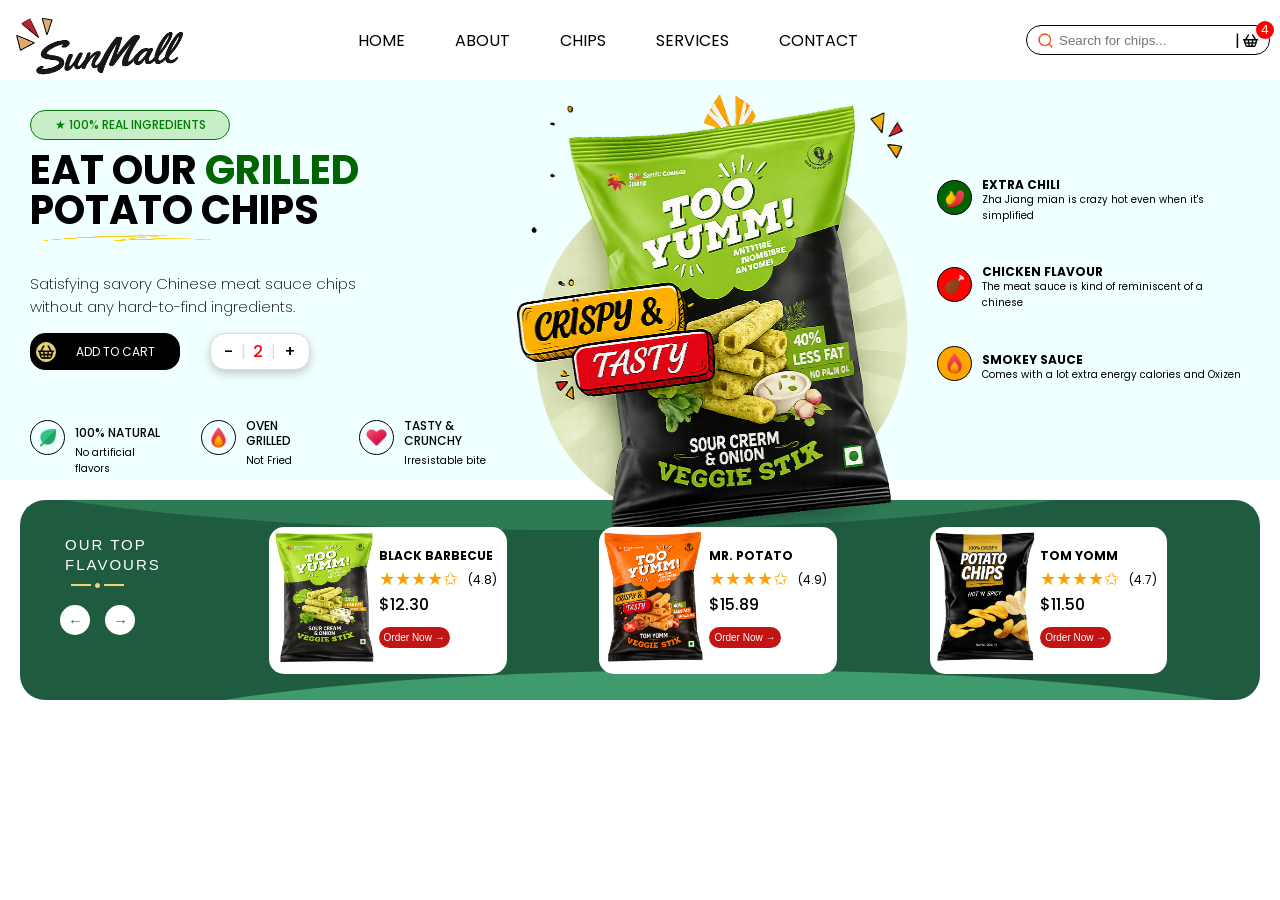
<file: A3 - Assignment Three/index.html>
<!DOCTYPE html>
<html lang="en">
<head>
    <meta charset="UTF-8">
    <meta name="viewport" content="width=device-width, initial-scale=1.0">
    <link rel="stylesheet" href="style.css">
    <link rel="preconnect" href="https://fonts.googleapis.com">
    <link rel="preconnect" href="https://fonts.gstatic.com" crossorigin>

    <link href="https://fonts.googleapis.com/css2?family=Poppins:wght@300;400;500;700;800&display=swap" rel="stylesheet">
    <title>Sunmall</title>
</head>
<body>
    <!-- Nav -->
    <nav>
        <!-- Logo -->
        <div id="logo">
            <img src="./images/logo.png" alt="logo">
        </div>

        <!-- Nav-Options -->
        <div id="nav-bar">
            <div class="nav-option"><a href="#">Home</a></div>
            <div class="nav-option"><a href="#">About</a></div>
            <div class="nav-option"><a href="#">Chips</a></div>
            <div class="nav-option"><a href="#">Services</a></div>
            <div class="nav-option"><a href="#">Contact</a></div>
        </div>

        <!-- Search Bar -->
        <div id="search-bar">
            <img src="./images/search.png" alt="search-icon">
            <input type="text" placeholder="Search for chips...">
            <div class="vertical-line"><span>|</span></div>
            <img src="./images/shopping-basket.png" alt="cart">
            <div id="tag"><span>4</span></div>
        </div>
    </nav>

    <section class="main">
        <div class="left-section">
            <div class="star-tag">
                <span>★ 100% Real Ingredients</span>
            </div>

            <div class="heading">
                <p>Eat Our <span class="green-text">Grilled</span> <br> Potato Chips</p>
            </div>
            <div class="yellow-design">
                <img src="./images/design.png" alt="design">
            </div>

            <div class="product-desc">
                <p>Satisfying savory Chinese meat sauce chips <br> without any hard-to-find ingredients.</p>
            </div>

            <div id="cart-options">
                <div class="add-to-cart-icon">
                    <img src="./images/shopping-basket.png" alt="shopping-bag">
                    <p>Add to Cart</p>
                </div>

                <div class="count">
                    <div style="font-weight: 500;">-</div>
                    <div class="line-bar">|</div>
                    <div style="color: red; font-weight: 500; ">2</div>
                    <div class="line-bar">|</div>
                    <div style="font-weight: 500;">+</div>
                </div>
            </div>

            <div id="tags">
                <div class="tag">
                    <div class="icon-image"><img src="./images/icons8-leaf-48.png" alt="leaf"></div>
                    <div class="tag-data">
                        <div class="text"><br>100% Natural</div>
                        <p>No artificial flavors</p>
                    </div>
                </div>
                <div class="tag">
                    <div class="icon-image"><img src="./images/$RJ6KGME.png" alt="leaf" height="50px" width="50px"></div>
                    <div class="tag-data">
                        <div class="text">Oven Grilled</div>
                        <p>Not Fried</p>
                    </div>
                </div>
                <div class="tag">
                    <div class="icon-image"><img src="./images/icons8-heart-48.png" alt="leaf"></div>
                    <div class="tag-data">
                        <div class="text">Tasty & Crunchy</div>
                        <p>Irresistable bite</p>
                    </div>
                </div>
            </div>
        </div>

        <div class="mid-image">
            <img src="./images/image 4.png" alt="">
        </div>

        <!-- Right Section -->
        <div class="right-section">
            <div class="flavors">
                <div class="flavors-icon-image"><img src="./images/$RZRRVF5.png" alt="leaf" style="background-color: darkgreen;"></div>
                <div class="tag-data">
                    <div class="flavors-text">Extra Chili</div>
                    <p>Zha Jiang mian is crazy hot even when it's simplified</p>
                </div>
            </div>
            <div class="flavors">
                <div class="flavors-icon-image"><img src="./images/$RHR8YYF.png" alt="meat" style="background-color: rgb(255, 2, 2);"></div>
                <div class="tag-data">
                    <div class="flavors-text">Chicken Flavour</div>
                    <p>The meat sauce is kind of reminiscent of a chinese</p>
                </div>
            </div>
            <div class="flavors">
                <div class="flavors-icon-image"><img src="./images/$RJ6KGME.png" alt="leaf" style="background-color: orange;"></div>
                <div class="tag-data">
                    <div class="flavors-text">Smokey Sauce</div>
                    <p>Comes with a lot extra energy calories and Oxizen</p>
                </div>
            </div>
        </div>
    </section>

    <footer>
        <div class="footer-main">
            <div id="left-part">
                <!-- Text Part -->
                <div class="flavour-text">
                    <h2>OUR TOP <br> FLAVOURS</h2>
                </div>

                <!-- Yellow line -->
                <div class="horizontal-line">
                    <div class="line"></div>
                    <div class="bullet"><span>•</span></div>
                    <div class="line"></div>
                </div>

                <!-- Prev - Next -->
                <div class="prev-next">
                    <div class="arrow"><span>←</span></div>
                    <div class="arrow"><span>→</span></div>
                </div>
            </div>

            <!-- Cards -->
            <div id="cards">
                <!-- First Product Image -->
                <div class="card">
                    <div class="product-image"><img src="./images/image 1.png" alt="chips"></div>
                    <div class="details">
                        <!-- Product Text -->
                        <h3 class="name">Black Barbecue</h3>
                        <!-- Star Rating -->
                        <div class="star-rating">
                            <!-- Star Symbol -->
                            <div class="stars">
                                <span>★★★★</span><span>✩</span>
                            </div>
                            <!-- Rating Text -->
                            <div class="rating-text">
                                <span>(4.8)</span>
                            </div>
                        </div>
                        <!-- Price -->
                        <p class="price">$12.30</p>
                        <div class="order-button"><button>
                                Order Now →
                            </button>
                        </div>
                    </div>
                </div>

                <!-- Second Product Image -->
                <div class="card">
                    <div class="product-image"><img src="./images/image 2.png" alt="chips"></div>
                    <div class="details">
                        <!-- Product Text -->
                        <h3 class="name">Mr. Potato</h3>
                        <!-- Star Rating -->
                        <div class="star-rating">
                            <!-- Star Symbol -->
                            <div class="stars">
                                <span>★★★★</span><span>✩</span>
                            </div>
                            <!-- Rating Text -->
                            <div class="rating-text">
                                <span>(4.9)</span>
                            </div>
                        </div>
                        <!-- Price -->
                        <p class="price">$15.89</p>
                        <div class="order-button"><button>
                                Order Now →
                            </button>
                        </div>
                    </div>
                </div>

                <!-- Third Product Image -->
                <div class="card">
                    <div class="product-image"><img src="./images/image 3.png" alt="chips"></div>
                    <div class="details">
                        <!-- Product Text -->
                        <h3 class="name">Tom Yomm</h3>
                        <!-- Star Rating -->
                        <div class="star-rating">
                            <!-- Star Symbol -->
                            <div class="stars">
                                <span>★★★★</span><span>✩</span>
                            </div>
                            <!-- Rating Text -->
                            <div class="rating-text">
                                <span>(4.7)</span>
                            </div>
                        </div>
                        <!-- Price -->
                        <p class="price">$11.50</p>
                        <div class="order-button"><button>
                                Order Now   →
                            </button>
                        </div>
                    </div>
                </div>
            </div>
        </div>
    </footer>
</body>
</html>
</file>
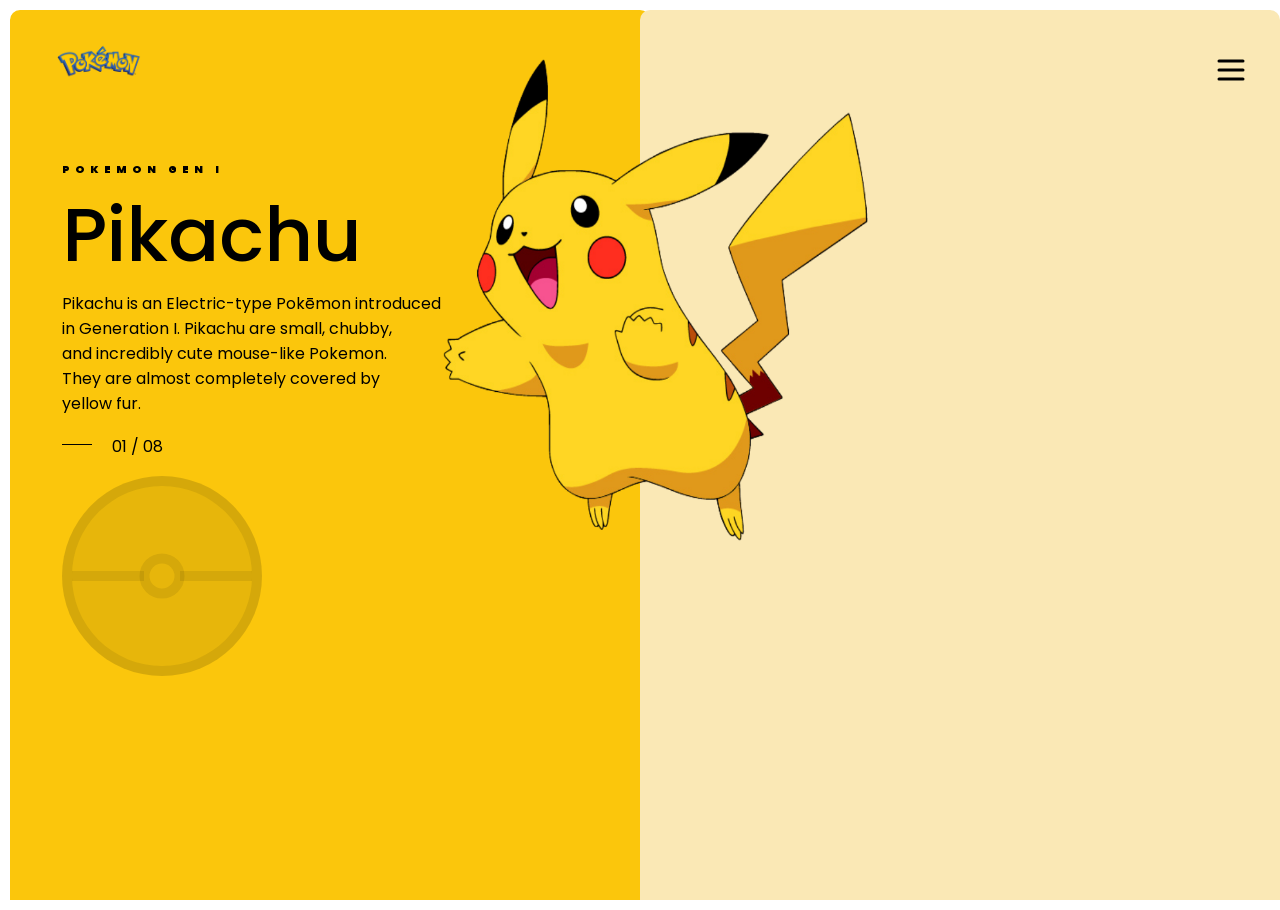
<file: A1 - Assignment One/Design_First/index.html>
<!DOCTYPE html>
<html lang="en">
<head>
    <meta charset="UTF-8">
    <meta name="viewport" content="width=device-width, initial-scale=1.0">
    <link rel="stylesheet" href="style.css">
    <link rel="preconnect" href="https://fonts.googleapis.com">
    <link rel="preconnect" href="https://fonts.gstatic.com" crossorigin>

    <link href="https://fonts.googleapis.com/css2?family=Poppins:wght@300;400;500;700;800&display=swap" rel="stylesheet">
    <title>Pikachu</title>
</head>
<body>
    <div id="main">
        <!-- Left Part -->
        <div id="left-part">
            <!-- Pokemon Logo -->
            <div id="pokemon-logo">
                <img src="./images/Pokemon.png" alt="Pokemon">
            </div>

            <h6 class="left-alignment">POKEMON GEN I</h6>

            <h1 class="left-alignment">Pikachu</h1>
            <p class="left-alignment">Pikachu is an Electric-type Pokēmon introduced <br> in Generation I. Pikachu are small, chubby, <br> and incredibly cute mouse-like Pokemon. <br> They are almost completely covered by <br> yellow fur.</p>

            <div id="date">
                <div id="line"></div>
                <p>01 / 08</p>
            </div>

            <div id="pokeball">
                <div id="mid-line"></div>
                <div id="inner-circle"></div>
            </div>
        </div>

    <!-- Right Part -->
        <div id="right-part">
            <!-- Menu Bar -->
            <div id="menu-bar"><img src="./images/menu.svg" alt="menu"></div>

            <div id="pikachu">
                <img src="./images/Pikachu.png" alt="pikachu">
            </div>

            <div id="dots">
                <div class="dot"></div>
                <div class="dot"></div>
                <div class="dot"></div>
                <div class="dot"></div>
            </div>
        </div>
    </div>
</body>
</html>
</file>
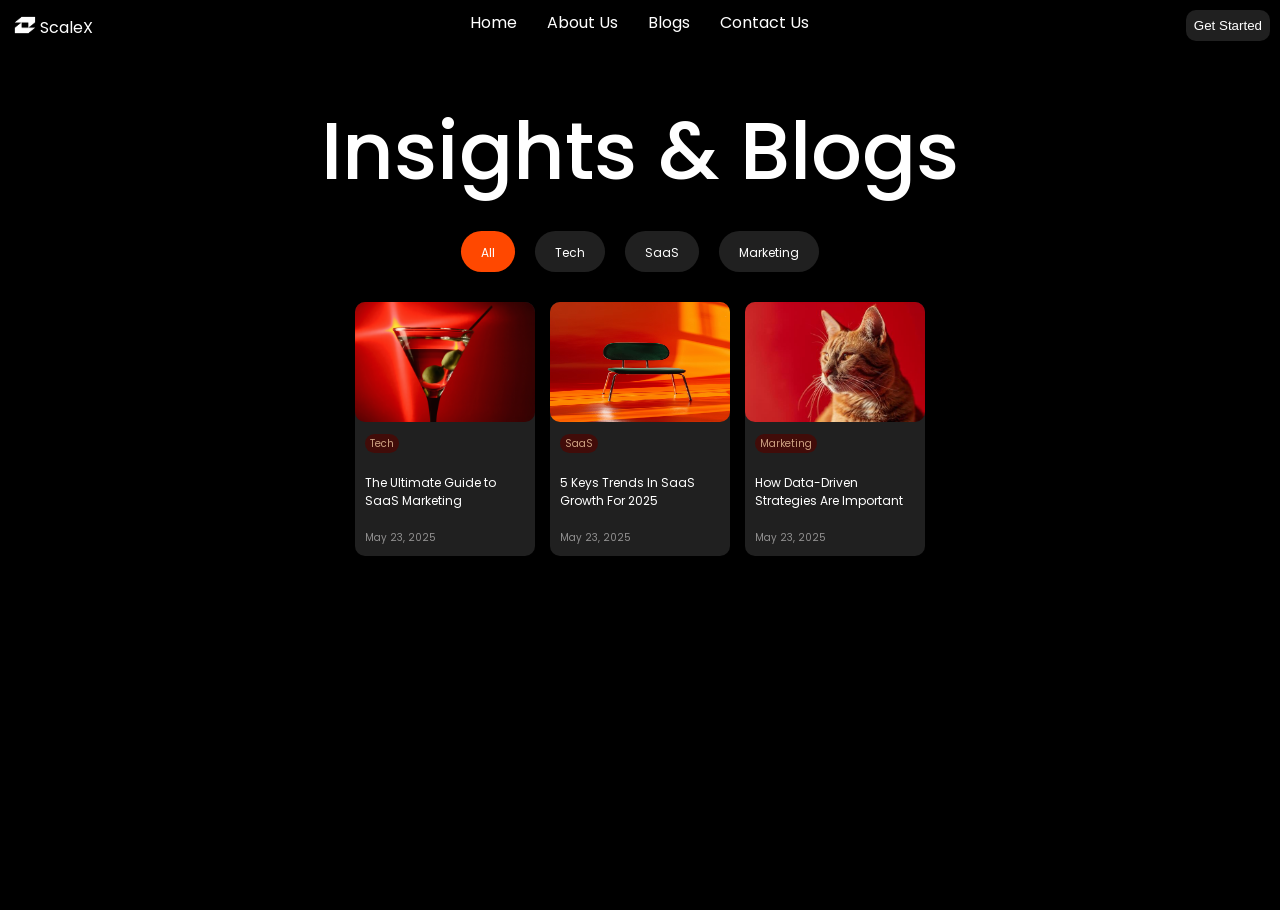
<file: A2 - Assignment Two/Design_First/index.html>
<!DOCTYPE html>
<html lang="en">
<head>
    <meta charset="UTF-8">
    <meta name="viewport" content="width=device-width, initial-scale=1.0">
    <link rel="preconnect" href="https://fonts.googleapis.com">
    <link rel="preconnect" href="https://fonts.gstatic.com" crossorigin>

    <link href="https://fonts.googleapis.com/css2?family=Poppins:wght@300;400;500;700;800&display=swap" rel="stylesheet">
    <link rel="stylesheet" href="style.css">
    <title>ScaleX</title>
</head>
<body>
    <!-- Header -->
    <section id="header">
        <!-- Logo -->
        <div id="logo">
            <img src="./images/logo.jpeg" alt="logo">
            <span style="color: white   ">ScaleX</span>
        </div>

        <!-- Navbar -->
        <div id="navbar">
            <div class="nav"><a href="#">Home</a></div>
            <div class="nav"><a href="#">About Us</a></div>
            <div class="nav"><a href="#">Blogs</a></div>
            <div class="nav"><a href="#">Contact Us</a></div>
        </div>

        <!-- Get Started Button -->
        <div id="get-started">
            <button>Get Started</button>
        </div>
    </section>

    <!-- Mid Part -->
    <section id="mid-part">
        <!-- Name -->
        <div id="name">
            <div id="headline">
                <h1>Insights & Blogs</h1>
            </div>
        </div>

        <!-- Options -->
        <div id="options">
            <div class="option" id="option-active"><a href="#">All</a></div>
            <div class="option"><a href="#">Tech</a></div>
            <div class="option"><a href="#">SaaS</a></div>
            <div class="option"><a href="#">Marketing</a></div>
        </div>
    </section>

    <!-- Bottom Part -->
    <section id="cards">
        <div class="card">
            <!-- Drink Image -->
            <div class="card-image">
                <img src="./images/Drink_with_orange_background.webp" alt="drinks">
            </div>

            <!-- Image Tag -->
            <div class="tag"><span>Tech</span></div>

            <!-- About Image -->
            <div class="about-image">
                <p>The Ultimate Guide to SaaS Marketing</p>
            </div>

            <!-- Date -->
            <div class="date"><p>May 23, 2025</p></div>
        </div>
        <div class="card">
            <!-- Chair Image -->
            <div class="card-image">
                <img src="./images/Chair_with_orange_background.avif" alt="chair">
            </div>
            
            <!-- Image Tag -->
            <div class="tag"><span>SaaS</span></div>
            
            <!-- About Image -->
            <div class="about-image">
                <p>5 Keys Trends In SaaS Growth For 2025</p>
            </div>

            <!-- Date -->
            <div class="date"><p>May 23, 2025</p></div>
        </div>
        <div class="card">
            <!-- Cat Image -->
            <div class="card-image">
                <img src="./images/Cat_with_orange_background.jpg" alt="">
            </div>
            
            <!-- Image Tag -->
            <div class="tag"><span>Marketing</span></div>
            
            <!-- About Image -->
            <div class="about-image">
                <p>How Data-Driven Strategies Are Important</p>
            </div>

            <!-- Date -->
            <div class="date"><p>May 23, 2025</p></div>
        </div>
    </section>
</body>
</html>
</file>
<file: A3 - Assignment Three/style.css>
*{
    margin: 0;
    padding: 0;
    box-sizing: border-box;
}

html, body {
    height: 100%;
    width: 100%;
    font-family: "Poppins";
    overflow-x: hidden;
    background-color: white;
}

/* Header Part */
#logo img {
    padding: 5px;
    height: 75px;
    width: 180px;
}

nav {
    height: 80px;
    width: 100%;
    padding: 10px;
    display: flex;
    justify-content: space-between;
}

#nav-bar {
    display: flex;
    justify-content: center;
    align-items: center;
    gap: 50px;
}

.nav-option {
    position: relative;
}

.nav-option a {
    text-decoration: none;
    color: black;
    position: relative;
    text-transform: uppercase;
}

.nav-option a::after {
    content: "";
    position: absolute;
    left: 0;
    bottom: -5px;
    width: 0%;
    height: 2px;
    background-color: darkgreen;
    transition: width 0.3s ease;
}

.nav-option a:hover::after {
    color: darkgreen;
    width: 100%;
}

#search-bar {
    height: 30px;
    padding: 10px;
    border: 1px solid black;
    border-radius: 40px;
    display: flex;
    align-items: center;
    margin-top: 15px;
    position: relative
}

#search-bar img {
    height: 17px;
    width: 17px;
}

#tag {
    position: absolute;
    right: -5px;
    top: -5px;
    width: 18px;
    height: 18px;
    border-radius: 50%;
    background-color: red;
    color: white;
    display: flex;
    justify-content: center;
    align-items: center;
    font-size: 12px;
}

.vertical-line span {
    padding: 2px;
}

input {
    border: none;
    outline: none;
    padding: 5px;
}

/* Main Section Part */
.main {
    height: 400px;
    background-color: azure;
    width: 100%;
    display: flex;
    position: relative;
    justify-content: flex-start;
    flex-direction: row;
    padding: 10px;

}

.left-section {
    height: 100%;
    display: flex;
    flex-direction: column;
    padding-left: 20px;
    padding-top: 20px;
}

.star-tag {
    padding: 5px;
    width: 200px;
    border: 1px solid green;
    background-color: rgb(199, 238, 199);
    border-radius: 15px;
    
}

.star-tag span {
    display: flex;
    align-items: center;
    justify-content: center;
    color: green;
    font-size: 12px;
    font-weight: 500;
    text-transform: uppercase;
}

.heading {
    font-size: 40px;
    line-height: 40px;
    padding-top: 10px;
}

.heading p {
    text-transform: uppercase;
    font-weight: 700;
}

.green-text {
    color: darkgreen;
}  

.yellow-design img {
    margin-top: -15px;
    width: 200px;
    height: 50px;
}

.product-desc p {
    font-weight: 200;
    font-size: 15px;
}

#cart-options {
    display: flex;
    justify-content: flex-start;
    gap: 30px;
    padding-top: 15px;
}

.add-to-cart-icon {
    width: 150px;
    display: flex;
    flex-direction: row;
    align-items: center;
    justify-content: flex-start;
    gap: 20px;
    border: 1px solid black;
    background-color: black;
    border-radius: 15px;
    padding: 5px;
}

.add-to-cart-icon img {
    height: 20px;
    width: 20px;
    border: 1px solid rgb(230, 209, 114);
    border-radius: 50%;
    background-color: rgb(230, 209, 114);
}

.add-to-cart-icon p {
    color: white;
    font-size: 12px;
    text-transform: uppercase;
}

.count {
    display: flex;
    flex-direction: row;
    justify-content: space-evenly;
    width: 100px;
    border: 1px solid rgb(220, 214, 214);
    background-color: white;
    padding: 5px;
    border-radius: 15px;
    box-shadow: 0px 4px 10px rgba(0, 0, 0, 0.2);
}

.line-bar {
    color: rgb(220, 217, 213);
}

#tags {
    display: flex;
    justify-content: center;
    padding-top: 30px;
    gap: 30px;
}

.tag {
    display: flex;
    flex-direction: row;
    align-items: center;
    justify-content: center;
}

.tag-data {
    display: flex;
    flex-direction: column;
    justify-content: center;
    align-items: flex;
    padding: 5px;
}

.tag-data p {
    padding-left: 5px;
    font-size: 10px;
}

.icon-image img {
    padding: 5px;
    height: 35px;
    width: 35px;
    border: 1px solid;
    border-radius: 50%;
}

.text {
    padding: 5px;
    font-size: 12px;
    text-transform: uppercase;
    font-weight: 500;
    line-height: 15px;
}

.mid-image{
    overflow: visible;
}

.mid-image img {
    position: relative;
    overflow: visible;
    height: 450px;
    width: 400px;
    z-index: 3;
}

.right-section {
    display: flex;
    flex-direction: column;
    justify-content: center;
    padding: 20px;
    gap: 30px;
}

.flavors {
    display: flex;
    flex-direction: row;
    align-items: center;
    justify-content: flex-start;
}

.flavors-text {
    text-transform: uppercase;
    font-weight: 700;
    font-size: 12px;
    padding: 5px;
    line-height: 5px;
}

.flavors-icon-image img {
    padding: 5px;
    height: 35px;
    width: 35px;
    border: 1px solid;
    border-radius: 50%;    
}

/* Footer Part */
footer {
    width: 100%;
    height: 220px;
    padding-bottom: 20px;
}

.footer-main {
    display: flex;
    justify-content: flex-start;
    margin: 20px;
    position: relative;
    height: 200px;
    background-color: #1f5c3f;
    border-radius: 25px;
    overflow: hidden;
}

.footer-main::before {
    content: "";
    position: absolute;
    width: 100%;
    height: 150px;
    background-color: #2d7a55;
    border-radius: 50%;
    top: -120px;
    left: -80px;
}

.footer-main::after {
    content: "";
    position: absolute;
    width: 100%;
    height: 150px;
    background-color: #3f9b6d;
    border-radius: 50%;
    bottom: -120px;
    right: -80px;
}

#left-part {
    margin-top: 20px;
    display: flex;
    flex-direction: column;
    align-items: center;
    justify-content: flex-start;
    position: relative;
    z-index: 2;
}

.flavour-text h2 {
    margin-left: 30px;
    color: white;
    font-size: 15px;
    letter-spacing: -1px;
    line-height: 20px;
    font-family: "Bebas Neue", sans-serif;
    font-weight: 400;
    letter-spacing: 2px;
    padding: 15px;
}

.horizontal-line {
    display: flex;
    align-items: center;
    margin-top: -20px;
    gap: 2px;
}

.line {
    width: 20px;
    height: 2px;
    background-color: #f3d27a;
}

.bullet {
    color: #f3d27a;
    font-size: 20px;
}

.prev-next {
    display: flex;
    gap: 15px;
    margin-top: 5px;
}

.arrow {
    width: 30px;
    height: 30px;
    border-radius: 50%;
    background-color: white;
    color: #2d7a55;
    display: flex;
    justify-content: center;
    align-items: center;
    font-size: 15px;
    cursor: pointer;
}

#cards {
    width: 100%;
    z-index: 3;
    display: flex;
    justify-content: space-evenly;
    align-items: center;
}

.card {
    background-color: white;
    padding: 5px;
    display: flex;
    flex-direction: row;
    border-radius: 15px;
}

.product-image img {
    height: 130px;
    width: 100px;
}

.details {
    padding: 5px;
}

.name {
    text-transform: uppercase;
    margin-top: 10px;
    font-size: 12px;
    letter-spacing: 0;
}

.star-rating {
    display: flex;
    justify-content: space-evenly;    
    align-items: center;
}

.rating-text span{
    font-size: 12px;
    margin-left: 10px;
}

.stars span {
    font-size: 18px;
    color: rgb(255, 157, 0);
}

.price {
    font-weight: 500;
}

.order-button button {
    margin-top: 10px;
    color: white;
    background-color:rgb(195, 20, 20);
    font-size: 10px;
    border-radius: 25px;
    padding: 5px;
    outline: none;
    border: none;  
    transition: background-color ease 0.5sec; 
}

.order-button button:hover {
    background-color: darkred;
}
</file>
<file: A1 - Assignment One/Design_First/style.css>
*{
    margin: 0;
    padding: 0;
    box-sizing: border-box;
}

html, body {
    height: 100%;
    width: 100%;
    font-family: "Poppins";
    overflow-x: hidden;
}

#main {
    position: relative;
    height: 100%;
    width: 100%;
    background-color: white;
}

/* Left Part Styling */
#left-part {
    margin: 10px;
    border: 2px solid rgb(251, 198, 12);
    border-radius: 10px;
    height: 100%;
    width: 50%;
    background-color: rgb(251, 198, 12);
    position: relative;
    overflow: hidden;
}


#pikachu {
    position: absolute;
}

#pokemon-logo img {
    width: 150px;
    position: absolute;
    left: 10px;
    top: 10px;
}

.left-alignment {
    margin-left: 50px;
}

#left-part h6 {
    margin-top: 150px;
    letter-spacing: 5px;
    font-weight: 900;
}

#left-part h1 {
    font-size: 75px;
    font-weight: 500;
}

#date{
    position: relative;
    width: 200px;
    height: 40px;
    top: 10px;
}

#line{
    position: absolute;
    width: 30px;
    height: 1px;
    background: black;
    top: 18px;
    left: 50px;
}

#date p {
    position: absolute;
    left: 100px;
    top: 8px;
}

#pokeball {
    top: 20px;
    width: 200px;
    height: 200px;
    border-radius: 50%;
    position: relative;
    background: rgba(0, 0, 0, 0.08);
    left: 50px;
    border: 10px solid rgba(0, 0, 0, 0.08   );
}

#mid-line::before {
    content: "";
    position: absolute;
    top: 50%;
    left: 0;
    width: 40%;
    height: 10px;
    background: rgba(0, 0, 0, 0.08);
    transform: translateY(-50%);
}

#mid-line::after {
    content: "";
    position: absolute;
    top: 50%;
    right: 0;
    width: 40%;
    height: 10px;
    background: rgba(0, 0, 0, 0.08);
    transform: translateY(-50%);
}

#inner-circle {
    position: absolute;
    top: 50%;
    left: 50%;
    width: 45px;
    height: 45px;
    background: transparent;
    border: 10px solid rgba(0, 0, 0, 0.08);
    border-radius: 50%;

    transform: translate(-50%, -50%);
}

/* Right Part Styling */
#right-part {
    height: 100%;
    width: 50%;
    position: absolute;
    left: 50%;
    top: 0;
    border-radius: 10px;
    background-color: rgb(250, 232, 181);
}

#menu-bar img {
    height: 30px;
    width: 30px;
    position: absolute;
    left:90%;
    top: 5%;
}

#pikachu img {
    position: absolute;
    height: 500px;
    width: 800px;
    left: -400px;
    top: 40px;
}
</file>
<file: A2 - Assignment Two/Design_First/style.css>
*{
    box-sizing: border-box;
    margin: 0;
    padding: 0;
}

html, body {
    height: 100%;
    width: 100%;
    background-color: black;
    font-family: "Poppins";
}

/* Styling Header */

#header {
    margin-top: 10px;
    display: flex;
    justify-content: space-between;
}

#logo {
    display: flex;
    flex-direction: row;
}

#logo img {
    height: 30px;
    width: 50px;
}

#logo span {
    margin-top: 5px;
    margin-left: -10px;
}

#navbar {
    width: 50%;
    display: flex;
    flex-direction: row;
    justify-content: center;
    gap: 30px;
}

#navbar a {
    color: white;
    text-decoration: none;
    display: flex;
    transition: color 0.5sec;
}

#navbar a:hover {
    color: rgb(166, 166, 166);
}

#get-started button {
    padding: 8px;
    border-radius: 10px;
    color: white;
    background-color:rgb(32, 32, 32);
    margin-right: 10px;
    border: none;
    cursor: pointer;
    transition: all 0.5s ease;
}

#get-started button:hover {
    /* box-shadow:  0px 3px 5px white; */
    color: rgb(150, 144, 144);
}

/* Styling Middle Part */

#name {
    margin-top: 50px;
    display: flex;
    justify-content: center;
}

#name h1{
    color: white;
    font-size: 80px;
    font-weight: 500;
}

#options {
    margin-top: 20px;
    display: flex;
    justify-content: center;
    gap: 20px;
}

.option {
    background-color: rgb(32, 32, 32);
    padding: 8px 20px;
    border-radius: 50px;
}

.option a {
    text-decoration: none;
    color: white;
    font-size: 12px;
    transition: all 1s ease;
}

#option-active {
    background-color: rgb(255, 72, 0);
}

/* Styling Bottom */
#cards {
    margin-top: 30px;
    display: flex;
    justify-content: center;
    gap: 15px;
}

.card {
    width: 180px;
    height: auto;
    background-color: rgb(32, 32, 32);
    border-radius: 10px;
}

.card-image img {
    height: 120px;
    width: 180px;
    border-radius: 10px;
}

.tag {
    margin-top: 0;
    padding: 10px;
    padding-top: 0;
}

.tag span{
    color: rgba(245, 203, 164, 0.776);
    font-size: 10px;
    padding: 2px 5px;
    border-radius: 10px;
    font-weight: 400;
    background-color: rgb(65, 12, 9);
}

.about-image p {
    color: white;
    font-size: 12px;
    padding: 10px;
}

.date p {
    color: rgb(145, 144, 144);
    font-size: 10px;
    padding: 10px;
}
</file>
